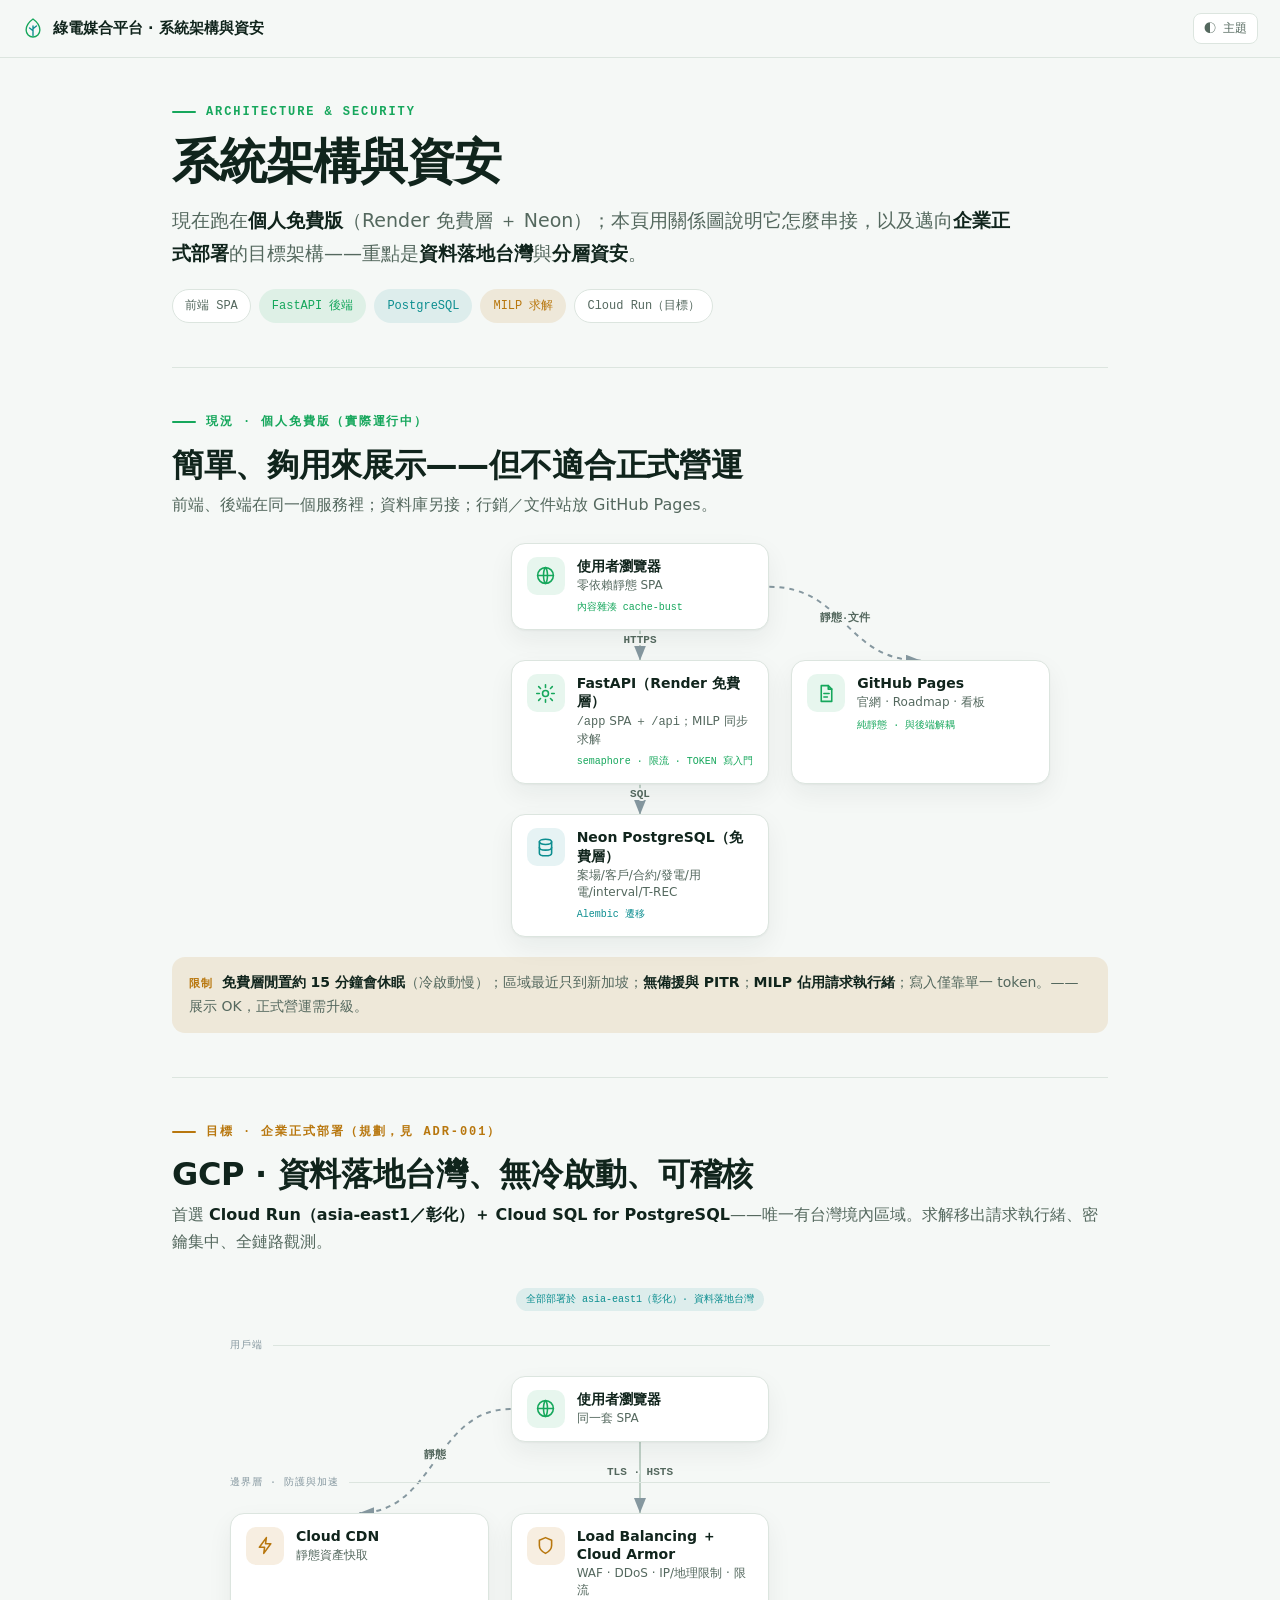
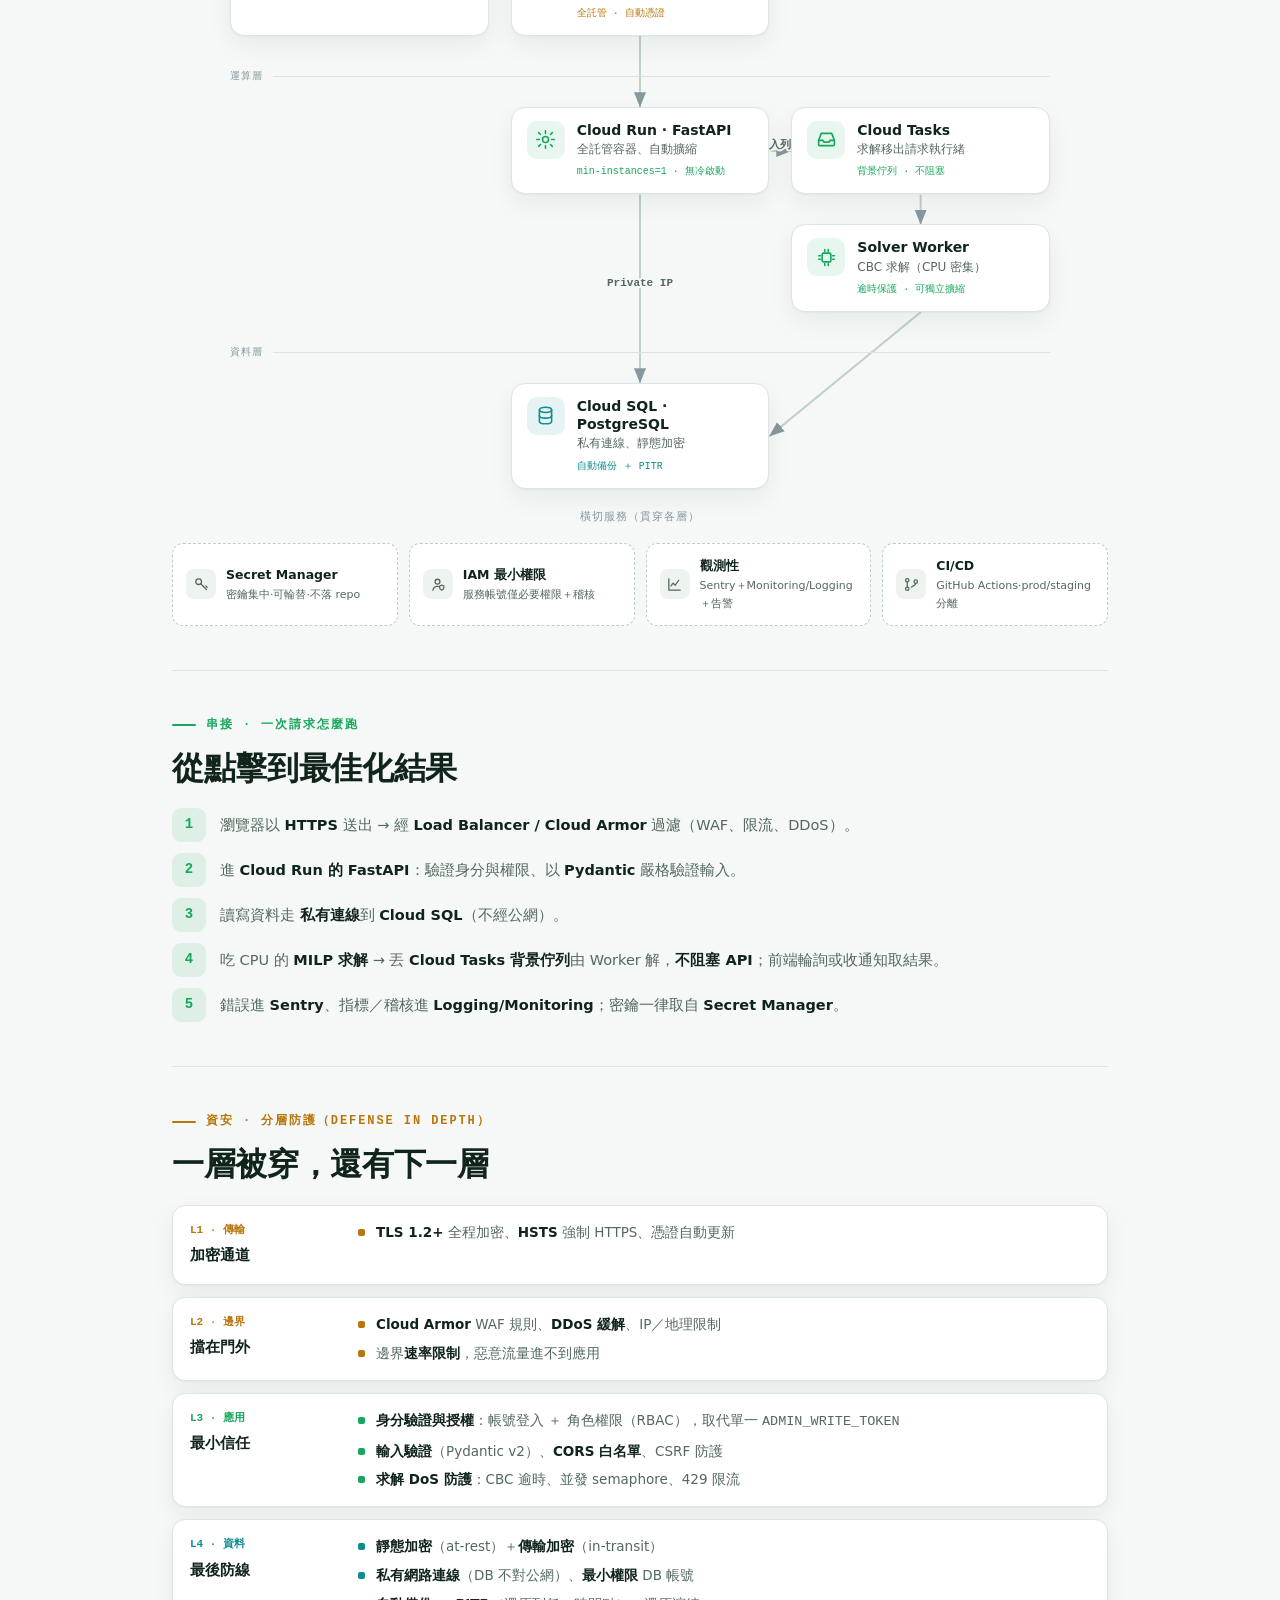
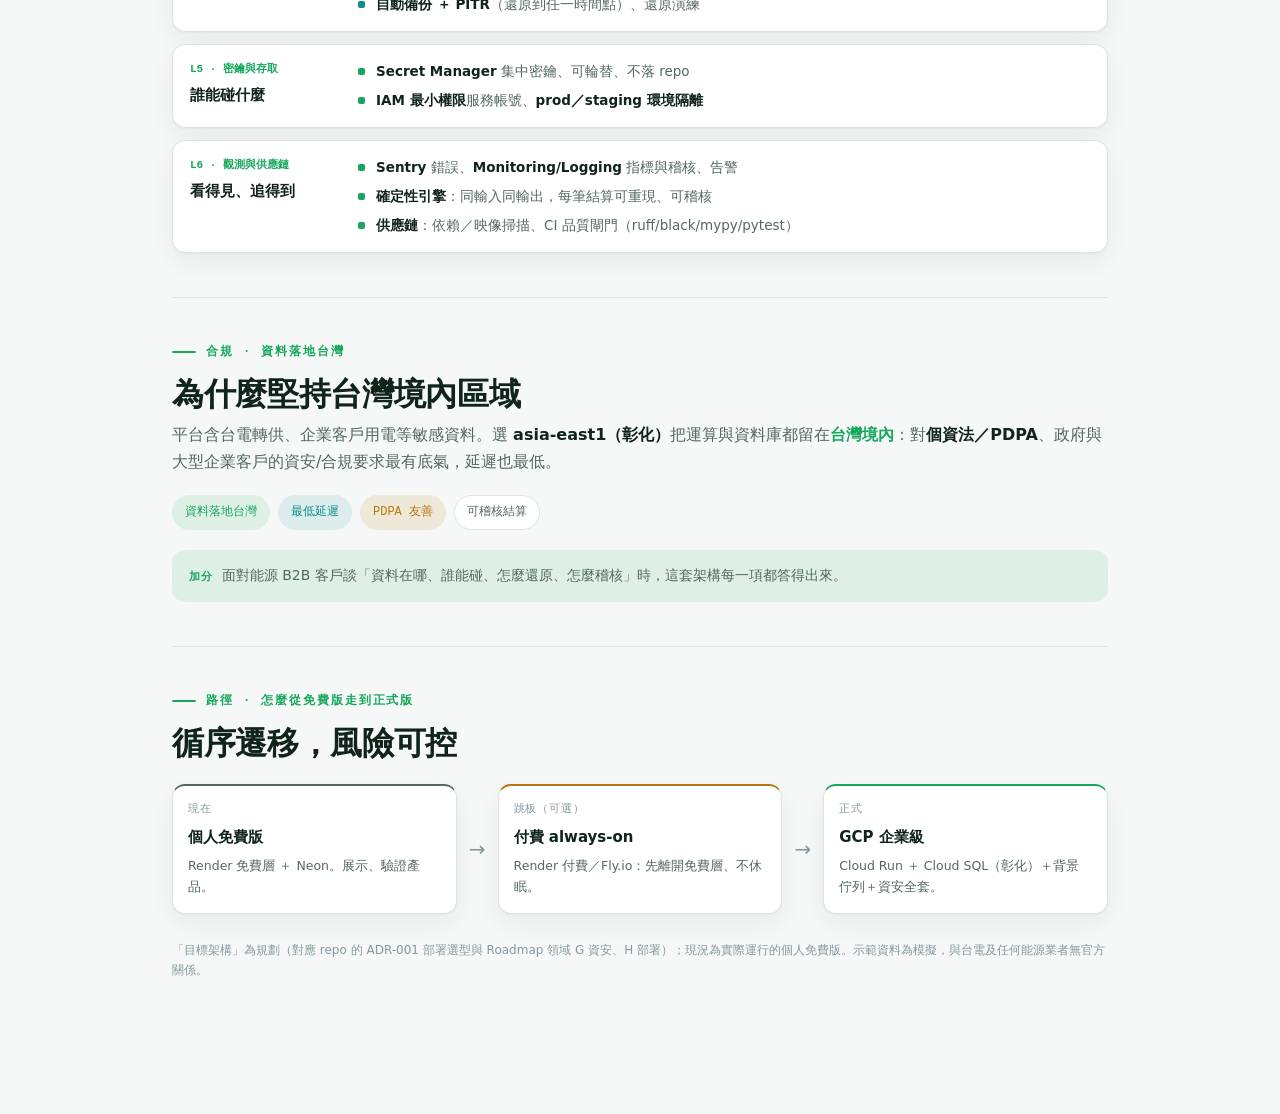
<file: docs/architecture.html>
<!DOCTYPE html>
<html lang="zh-Hant">
<head>
<meta charset="utf-8">
<meta name="viewport" content="width=device-width, initial-scale=1">
<title>系統架構與資安 · 綠電媒合平台</title>
<style>
  :root{
    --bg:#F5F8F6; --surface:#FFFFFF; --surface2:#EEF3EF; --ink:#10241C; --muted:#54685E; --faint:#8698A0;
    --line:#DCE5DF; --line2:#BFD0C6;
    --flow:#16A75C; --flow-soft:rgba(22,167,92,.10); --demand:#0C8E90; --demand-soft:rgba(12,142,144,.10);
    --amber:#B8770E; --amber-soft:rgba(184,119,14,.12); --red:#C4483F;
    --mono:"SF Mono","JetBrains Mono",ui-monospace,Menlo,Consolas,monospace;
    --sans:-apple-system,BlinkMacSystemFont,"Segoe UI","PingFang TC","Noto Sans TC","Microsoft JhengHei",system-ui,sans-serif;
    --shadow:0 1px 2px rgba(16,36,28,.04),0 10px 26px rgba(16,36,28,.06);
  }
  :root[data-theme="dark"]{
    --bg:#0A1310; --surface:#12211C; --surface2:#0E1A16; --ink:#E9F1EC; --muted:#93AC9F; --faint:#5E7268;
    --line:#21362E; --line2:#33503F;
    --flow:#34D07F; --flow-soft:rgba(52,208,127,.13); --demand:#2BC4BC; --demand-soft:rgba(43,196,188,.12);
    --amber:#F0A63C; --amber-soft:rgba(240,166,60,.13); --red:#E0685E;
    --shadow:0 1px 2px rgba(0,0,0,.3),0 16px 40px rgba(0,0,0,.4);
  }
  *{box-sizing:border-box}
  body{margin:0;background:var(--bg);color:var(--ink);font-family:var(--sans);line-height:1.7;-webkit-font-smoothing:antialiased;
    background-image:radial-gradient(1000px 500px at 88% -12%,var(--flow-soft),transparent 60%),radial-gradient(800px 460px at 4% 108%,var(--demand-soft),transparent 62%);}
  .bar{position:sticky;top:0;z-index:20;display:flex;align-items:center;justify-content:space-between;gap:12px;padding:13px 22px;background:color-mix(in srgb,var(--bg) 86%,transparent);backdrop-filter:blur(8px);border-bottom:1px solid var(--line)}
  .bar .b{display:flex;align-items:center;gap:9px;font-weight:700;font-size:14.5px}
  .bar .b svg{width:22px;height:22px}
  .bar button{font-family:var(--mono);font-size:12px;color:var(--muted);background:var(--surface);border:1px solid var(--line);border-radius:8px;padding:6px 10px;cursor:pointer}
  .bar button:hover{color:var(--ink);border-color:var(--line2)}
  main{max-width:980px;margin:0 auto;padding:0 22px 80px}
  section{padding:44px 0;border-top:1px solid var(--line)}
  section:first-of-type{border-top:0}
  .eyebrow{font-family:var(--mono);font-size:12px;letter-spacing:.16em;text-transform:uppercase;color:var(--flow);font-weight:700;display:flex;align-items:center;gap:10px;margin-bottom:14px}
  .eyebrow::before{content:"";width:24px;height:2px;background:var(--flow);border-radius:2px}
  .eyebrow.amber{color:var(--amber)}.eyebrow.amber::before{background:var(--amber)}
  h1{font-size:clamp(30px,5vw,48px);line-height:1.08;letter-spacing:-.02em;font-weight:830;margin:0 0 16px;text-wrap:balance}
  h2{font-size:clamp(22px,3.2vw,32px);line-height:1.15;letter-spacing:-.01em;font-weight:800;margin:0 0 8px}
  .lead{font-size:clamp(16px,1.9vw,19px);color:var(--muted);max-width:70ch;margin:0}
  .lead b{color:var(--ink)}
  p{color:var(--muted)} p b{color:var(--ink)}
  .hi{color:var(--flow);font-weight:700}
  .chips{display:flex;flex-wrap:wrap;gap:8px;margin-top:20px}
  .chip{font-family:var(--mono);font-size:12px;color:var(--muted);background:var(--surface);border:1px solid var(--line);border-radius:20px;padding:6px 12px}
  .chip.g{color:var(--flow);background:var(--flow-soft);border-color:transparent}
  .chip.a{color:var(--amber);background:var(--amber-soft);border-color:transparent}
  .chip.d{color:var(--demand);background:var(--demand-soft);border-color:transparent}

  /* relationship diagram */
  .diagram{position:relative;margin:24px auto 0;max-width:820px}
  .edges{position:absolute;inset:0;width:100%;height:100%;pointer-events:none;z-index:0;overflow:visible}
  .edges .edge{fill:none;stroke:var(--line2);stroke-width:2}
  .edges .edge.dash{stroke-dasharray:5 5;stroke:var(--faint)}
  .edges marker path{fill:var(--faint)}
  .edges .elab{fill:var(--muted);font:600 11px var(--mono);text-anchor:middle;paint-order:stroke;stroke:var(--bg);stroke-width:4px;stroke-linejoin:round}
  .dnodes{display:grid;grid-template-columns:1fr 1fr 1fr;gap:30px 22px;position:relative;z-index:1}
  .dnode{display:flex;gap:12px;align-items:flex-start;background:var(--surface);border:1px solid var(--line);border-radius:14px;padding:13px 15px;box-shadow:var(--shadow)}
  .dnode .dicon{flex:none;width:38px;height:38px;border-radius:10px;display:grid;place-items:center;background:var(--flow-soft);color:var(--flow)}
  .dnode .dicon svg{width:21px;height:21px}
  .dnode.edge .dicon{background:var(--amber-soft);color:var(--amber)}
  .dnode.data .dicon{background:var(--demand-soft);color:var(--demand)}
  .dnode .dname{font-weight:750;font-size:14px;color:var(--ink);line-height:1.3}
  .dnode .dsub{font-size:12px;color:var(--muted);margin-top:2px;line-height:1.45}
  .dnode .dtag{font-family:var(--mono);font-size:10px;color:var(--flow);margin-top:5px}
  .dnode.edge .dtag{color:var(--amber)} .dnode.data .dtag{color:var(--demand)}
  .zone{grid-column:1 / -1;display:flex;align-items:center;gap:10px;margin:2px 0 -8px}
  .zone span{font-family:var(--mono);font-size:10px;letter-spacing:.1em;text-transform:uppercase;color:var(--faint)}
  .zone::after{content:"";flex:1;height:1px;background:var(--line)}
  .region-tag{display:inline-block;font-family:var(--mono);font-size:10px;color:var(--demand);background:var(--demand-soft);border-radius:20px;padding:3px 10px;margin:16px auto 0;text-align:center}
  .regwrap{text-align:center}
  .xcut{display:grid;grid-template-columns:repeat(4,1fr);gap:11px;margin-top:16px}
  .xc{display:flex;gap:10px;align-items:center;background:var(--surface);border:1px dashed var(--line2);border-radius:11px;padding:11px 13px}
  .xc .xi{flex:none;width:30px;height:30px;border-radius:8px;display:grid;place-items:center;background:var(--surface2);color:var(--muted)}
  .xc .xi svg{width:17px;height:17px}
  .xc .xt{font-weight:700;font-size:12.5px;color:var(--ink)}
  .xc .xs{font-size:11px;color:var(--muted);margin-top:1px}
  .xcap{font-family:var(--mono);font-size:10.5px;letter-spacing:.1em;text-transform:uppercase;color:var(--faint);text-align:center;margin:20px 0 0}

  .note{margin-top:20px;border-radius:13px;padding:14px 17px;font-size:14px;line-height:1.7}
  .note .lb{font-family:var(--mono);font-size:10.5px;letter-spacing:.08em;text-transform:uppercase;font-weight:700;margin-right:9px}
  .note.warn{background:var(--amber-soft);color:var(--muted)} .note.warn .lb{color:var(--amber)} .note.warn b{color:var(--ink)}
  .note.good{background:var(--flow-soft);color:var(--muted)} .note.good .lb{color:var(--flow)} .note.good b{color:var(--ink)}

  .layers{display:grid;gap:12px;margin-top:22px}
  .layer{display:grid;grid-template-columns:150px 1fr;gap:16px;background:var(--surface);border:1px solid var(--line);border-radius:13px;padding:15px 17px;box-shadow:var(--shadow);align-items:start}
  .layer .lh{display:flex;flex-direction:column;gap:4px}
  .layer .ln{font-family:var(--mono);font-size:11px;color:var(--flow);font-weight:700}
  .layer .lt{font-weight:750;font-size:15px;color:var(--ink)}
  .layer ul{margin:0;padding:0;list-style:none;display:grid;gap:6px}
  .layer li{position:relative;padding-left:20px;font-size:13.5px;color:var(--muted)}
  .layer li::before{content:"";position:absolute;left:2px;top:8px;width:7px;height:7px;border-radius:2px;background:var(--flow)}
  .layer li b{color:var(--ink)}
  .layer.edge .ln{color:var(--amber)} .layer.edge li::before{background:var(--amber)}
  .layer.data .ln{color:var(--demand)} .layer.data li::before{background:var(--demand)}

  .steps{display:grid;gap:11px;margin-top:22px}
  .step{display:grid;grid-template-columns:34px 1fr;gap:14px;align-items:start}
  .step .sn{font-family:var(--mono);font-weight:700;color:var(--flow);background:var(--flow-soft);border-radius:9px;width:34px;height:34px;display:grid;place-items:center;font-size:14px}
  .step .st{font-size:14.5px;color:var(--muted);padding-top:5px} .step .st b{color:var(--ink)}

  .mig{display:grid;grid-template-columns:1fr auto 1fr auto 1fr;gap:12px;align-items:stretch;margin-top:22px}
  .mig .m{background:var(--surface);border:1px solid var(--line);border-radius:13px;padding:15px;box-shadow:var(--shadow)}
  .mig .m .mk{font-family:var(--mono);font-size:10.5px;letter-spacing:.08em;text-transform:uppercase;color:var(--faint);margin-bottom:6px}
  .mig .m.now{border-top:2px solid var(--muted)} .mig .m.mid{border-top:2px solid var(--amber)} .mig .m.tgt{border-top:2px solid var(--flow)}
  .mig .m h3{margin:0 0 5px;font-size:15px}
  .mig .m p{margin:0;font-size:12.5px}
  .mig .ar{display:grid;place-items:center;color:var(--faint);font-size:20px}
  .disc{margin-top:26px;font-size:12px;color:var(--faint)}

  @media (max-width:760px){
    .dnodes{grid-template-columns:1fr;gap:18px} .dnodes .dnode{grid-column:1 !important}
    .xcut{grid-template-columns:1fr 1fr} .layer{grid-template-columns:1fr;gap:9px}
    .mig{grid-template-columns:1fr} .mig .ar{transform:rotate(90deg)}
  }
</style>
</head>
<body>
<div class="bar">
  <div class="b"><svg viewBox="0 0 32 32" fill="none"><path d="M16 3C9 8 6 13 6 19a10 10 0 0 0 20 0c0-6-3-11-10-16Z" stroke="var(--flow)" stroke-width="2" stroke-linejoin="round"/><path d="M16 27V13M16 17l5-4M16 20l-5-4" stroke="var(--demand)" stroke-width="2" stroke-linecap="round" stroke-linejoin="round"/></svg>綠電媒合平台 · 系統架構與資安</div>
  <button id="theme">◐ 主題</button>
</div>

<main>
  <section>
    <div class="eyebrow">Architecture &amp; Security</div>
    <h1>系統架構與資安</h1>
    <p class="lead">現在跑在<b>個人免費版</b>（Render 免費層 ＋ Neon）；本頁用關係圖說明它怎麼串接，以及邁向<b>企業正式部署</b>的目標架構——重點是<b class="hi">資料落地台灣</b>與<b class="hi">分層資安</b>。</p>
    <div class="chips"><span class="chip">前端 SPA</span><span class="chip g">FastAPI 後端</span><span class="chip d">PostgreSQL</span><span class="chip a">MILP 求解</span><span class="chip">Cloud Run（目標）</span></div>
  </section>

  <!-- 現況 -->
  <section>
    <div class="eyebrow">現況 · 個人免費版（實際運行中）</div>
    <h2>簡單、夠用來展示——但不適合正式營運</h2>
    <p style="margin-top:8px">前端、後端在同一個服務裡；資料庫另接；行銷／文件站放 GitHub Pages。</p>
    <div class="diagram" id="dgNow" data-edges='[
      {"a":"browser","as":"bottom","b":"fastapi","bs":"top","label":"HTTPS"},
      {"a":"browser","as":"right","b":"pages","bs":"top","label":"靜態·文件","dash":true},
      {"a":"fastapi","as":"bottom","b":"pg","bs":"top","label":"SQL"}
    ]'>
      <svg class="edges"></svg>
      <div class="dnodes">
        <div class="dnode" data-id="browser" data-icon="globe" style="grid-column:2;grid-row:1"><div><div class="dname">使用者瀏覽器</div><div class="dsub">零依賴靜態 SPA</div><div class="dtag">內容雜湊 cache-bust</div></div></div>
        <div class="dnode" data-id="fastapi" data-icon="gear" style="grid-column:2;grid-row:2"><div><div class="dname">FastAPI（Render 免費層）</div><div class="dsub"><code>/app</code> SPA ＋ <code>/api</code>；MILP 同步求解</div><div class="dtag">semaphore · 限流 · TOKEN 寫入門</div></div></div>
        <div class="dnode" data-id="pages" data-icon="doc" style="grid-column:3;grid-row:2"><div><div class="dname">GitHub Pages</div><div class="dsub">官網 · Roadmap · 看板</div><div class="dtag">純靜態 · 與後端解耦</div></div></div>
        <div class="dnode data" data-id="pg" data-icon="db" style="grid-column:2;grid-row:3"><div><div class="dname">Neon PostgreSQL（免費層）</div><div class="dsub">案場/客戶/合約/發電/用電/interval/T-REC</div><div class="dtag">Alembic 遷移</div></div></div>
      </div>
    </div>
    <div class="note warn"><span class="lb">限制</span><b>免費層閒置約 15 分鐘會休眠</b>（冷啟動慢）；區域最近只到新加坡；<b>無備援與 PITR</b>；<b>MILP 佔用請求執行緒</b>；寫入僅靠單一 token。—— 展示 OK，正式營運需升級。</div>
  </section>

  <!-- 目標架構 -->
  <section>
    <div class="eyebrow amber">目標 · 企業正式部署（規劃，見 ADR-001）</div>
    <h2>GCP · 資料落地台灣、無冷啟動、可稽核</h2>
    <p style="margin-top:8px">首選 <b>Cloud Run（asia-east1／彰化）＋ Cloud SQL for PostgreSQL</b>——唯一有台灣境內區域。求解移出請求執行緒、密鑰集中、全鏈路觀測。</p>
    <div class="regwrap"><span class="region-tag">全部部署於 asia-east1（彰化）· 資料落地台灣</span></div>
    <div class="diagram" id="dgGcp" data-edges='[
      {"a":"user","as":"bottom","b":"armor","bs":"top","label":"TLS · HSTS"},
      {"a":"user","as":"left","b":"cdn","bs":"top","label":"靜態","dash":true},
      {"a":"armor","as":"bottom","b":"run","bs":"top"},
      {"a":"run","as":"right","b":"tasks","bs":"left","label":"入列"},
      {"a":"tasks","as":"bottom","b":"worker","bs":"top"},
      {"a":"run","as":"bottom","b":"sql","bs":"top","label":"Private IP"},
      {"a":"worker","as":"bottom","b":"sql","bs":"right"}
    ]'>
      <svg class="edges"></svg>
      <div class="dnodes">
        <div class="zone" style="grid-column:1 / -1;grid-row:1"><span>用戶端</span></div>
        <div class="dnode" data-id="user" data-icon="globe" style="grid-column:2;grid-row:2"><div><div class="dname">使用者瀏覽器</div><div class="dsub">同一套 SPA</div></div></div>
        <div class="zone" style="grid-column:1 / -1;grid-row:3"><span>邊界層 · 防護與加速</span></div>
        <div class="dnode edge" data-id="cdn" data-icon="bolt" style="grid-column:1;grid-row:4"><div><div class="dname">Cloud CDN</div><div class="dsub">靜態資產快取</div></div></div>
        <div class="dnode edge" data-id="armor" data-icon="shield" style="grid-column:2;grid-row:4"><div><div class="dname">Load Balancing ＋ Cloud Armor</div><div class="dsub">WAF · DDoS · IP/地理限制 · 限流</div><div class="dtag">全託管 · 自動憑證</div></div></div>
        <div class="zone" style="grid-column:1 / -1;grid-row:5"><span>運算層</span></div>
        <div class="dnode" data-id="run" data-icon="gear" style="grid-column:2;grid-row:6"><div><div class="dname">Cloud Run · FastAPI</div><div class="dsub">全託管容器、自動擴縮</div><div class="dtag">min-instances=1 · 無冷啟動</div></div></div>
        <div class="dnode" data-id="tasks" data-icon="queue" style="grid-column:3;grid-row:6"><div><div class="dname">Cloud Tasks</div><div class="dsub">求解移出請求執行緒</div><div class="dtag">背景佇列 · 不阻塞</div></div></div>
        <div class="dnode" data-id="worker" data-icon="cpu" style="grid-column:3;grid-row:7"><div><div class="dname">Solver Worker</div><div class="dsub">CBC 求解（CPU 密集）</div><div class="dtag">逾時保護 · 可獨立擴縮</div></div></div>
        <div class="zone" style="grid-column:1 / -1;grid-row:8"><span>資料層</span></div>
        <div class="dnode data" data-id="sql" data-icon="db" style="grid-column:2;grid-row:9"><div><div class="dname">Cloud SQL · PostgreSQL</div><div class="dsub">私有連線、靜態加密</div><div class="dtag">自動備份 ＋ PITR</div></div></div>
      </div>
    </div>
    <p class="xcap">橫切服務（貫穿各層）</p>
    <div class="xcut">
      <div class="xc"><span class="xi" data-icon="key"></span><div><div class="xt">Secret Manager</div><div class="xs">密鑰集中·可輪替·不落 repo</div></div></div>
      <div class="xc"><span class="xi" data-icon="user"></span><div><div class="xt">IAM 最小權限</div><div class="xs">服務帳號僅必要權限＋稽核</div></div></div>
      <div class="xc"><span class="xi" data-icon="chart"></span><div><div class="xt">觀測性</div><div class="xs">Sentry＋Monitoring/Logging＋告警</div></div></div>
      <div class="xc"><span class="xi" data-icon="branch"></span><div><div class="xt">CI/CD</div><div class="xs">GitHub Actions·prod/staging 分離</div></div></div>
    </div>
  </section>

  <!-- 資料流 -->
  <section>
    <div class="eyebrow">串接 · 一次請求怎麼跑</div>
    <h2>從點擊到最佳化結果</h2>
    <div class="steps">
      <div class="step"><div class="sn">1</div><div class="st">瀏覽器以 <b>HTTPS</b> 送出 → 經 <b>Load Balancer / Cloud Armor</b> 過濾（WAF、限流、DDoS）。</div></div>
      <div class="step"><div class="sn">2</div><div class="st">進 <b>Cloud Run 的 FastAPI</b>：驗證身分與權限、以 <b>Pydantic</b> 嚴格驗證輸入。</div></div>
      <div class="step"><div class="sn">3</div><div class="st">讀寫資料走 <b>私有連線</b>到 <b>Cloud SQL</b>（不經公網）。</div></div>
      <div class="step"><div class="sn">4</div><div class="st">吃 CPU 的 <b>MILP 求解</b> → 丟 <b>Cloud Tasks 背景佇列</b>由 Worker 解，<b>不阻塞 API</b>；前端輪詢或收通知取結果。</div></div>
      <div class="step"><div class="sn">5</div><div class="st">錯誤進 <b>Sentry</b>、指標／稽核進 <b>Logging/Monitoring</b>；密鑰一律取自 <b>Secret Manager</b>。</div></div>
    </div>
  </section>

  <!-- 資安分層 -->
  <section>
    <div class="eyebrow amber">資安 · 分層防護（Defense in Depth）</div>
    <h2>一層被穿，還有下一層</h2>
    <div class="layers">
      <div class="layer edge"><div class="lh"><span class="ln">L1 · 傳輸</span><span class="lt">加密通道</span></div><ul>
        <li><b>TLS 1.2+</b> 全程加密、<b>HSTS</b> 強制 HTTPS、憑證自動更新</li></ul></div>
      <div class="layer edge"><div class="lh"><span class="ln">L2 · 邊界</span><span class="lt">擋在門外</span></div><ul>
        <li><b>Cloud Armor</b> WAF 規則、<b>DDoS 緩解</b>、IP／地理限制</li>
        <li>邊界<b>速率限制</b>，惡意流量進不到應用</li></ul></div>
      <div class="layer"><div class="lh"><span class="ln">L3 · 應用</span><span class="lt">最小信任</span></div><ul>
        <li><b>身分驗證與授權</b>：帳號登入 ＋ 角色權限（RBAC），取代單一 <code>ADMIN_WRITE_TOKEN</code></li>
        <li><b>輸入驗證</b>（Pydantic v2）、<b>CORS 白名單</b>、CSRF 防護</li>
        <li><b>求解 DoS 防護</b>：CBC 逾時、並發 semaphore、429 限流</li></ul></div>
      <div class="layer data"><div class="lh"><span class="ln">L4 · 資料</span><span class="lt">最後防線</span></div><ul>
        <li><b>靜態加密</b>（at-rest）＋<b>傳輸加密</b>（in-transit）</li>
        <li><b>私有網路連線</b>（DB 不對公網）、<b>最小權限</b> DB 帳號</li>
        <li><b>自動備份 ＋ PITR</b>（還原到任一時間點）、還原演練</li></ul></div>
      <div class="layer"><div class="lh"><span class="ln">L5 · 密鑰與存取</span><span class="lt">誰能碰什麼</span></div><ul>
        <li><b>Secret Manager</b> 集中密鑰、可輪替、不落 repo</li>
        <li><b>IAM 最小權限</b>服務帳號、<b>prod／staging 環境隔離</b></li></ul></div>
      <div class="layer"><div class="lh"><span class="ln">L6 · 觀測與供應鏈</span><span class="lt">看得見、追得到</span></div><ul>
        <li><b>Sentry</b> 錯誤、<b>Monitoring/Logging</b> 指標與稽核、告警</li>
        <li><b>確定性引擎</b>：同輸入同輸出，每筆結算可重現、可稽核</li>
        <li><b>供應鏈</b>：依賴／映像掃描、CI 品質閘門（ruff/black/mypy/pytest）</li></ul></div>
    </div>
  </section>

  <!-- 合規 -->
  <section>
    <div class="eyebrow">合規 · 資料落地台灣</div>
    <h2>為什麼堅持台灣境內區域</h2>
    <p style="margin-top:8px">平台含台電轉供、企業客戶用電等敏感資料。選 <b>asia-east1（彰化）</b>把運算與資料庫都留在<b class="hi">台灣境內</b>：對<b>個資法／PDPA</b>、政府與大型企業客戶的資安/合規要求最有底氣，延遲也最低。</p>
    <div class="chips"><span class="chip g">資料落地台灣</span><span class="chip d">最低延遲</span><span class="chip a">PDPA 友善</span><span class="chip">可稽核結算</span></div>
    <div class="note good"><span class="lb">加分</span>面對能源 B2B 客戶談「資料在哪、誰能碰、怎麼還原、怎麼稽核」時，這套架構每一項都答得出來。</div>
  </section>

  <!-- 遷移路徑 -->
  <section>
    <div class="eyebrow">路徑 · 怎麼從免費版走到正式版</div>
    <h2>循序遷移，風險可控</h2>
    <div class="mig">
      <div class="m now"><div class="mk">現在</div><h3>個人免費版</h3><p>Render 免費層 ＋ Neon。展示、驗證產品。</p></div>
      <div class="ar">→</div>
      <div class="m mid"><div class="mk">跳板（可選）</div><h3>付費 always-on</h3><p>Render 付費／Fly.io：先離開免費層、不休眠。</p></div>
      <div class="ar">→</div>
      <div class="m tgt"><div class="mk">正式</div><h3>GCP 企業級</h3><p>Cloud Run ＋ Cloud SQL（彰化）＋背景佇列＋資安全套。</p></div>
    </div>
    <p class="disc">「目標架構」為規劃（對應 repo 的 ADR-001 部署選型與 Roadmap 領域 G 資安、H 部署）；現況為實際運行的個人免費版。示範資料為模擬，與台電及任何能源業者無官方關係。</p>
  </section>
</main>

<script>
(function(){
  var root=document.documentElement;
  document.getElementById("theme").addEventListener("click",function(){
    var t=root.getAttribute("data-theme"); if(!t) t=matchMedia("(prefers-color-scheme:dark)").matches?"dark":"light";
    root.setAttribute("data-theme",t==="dark"?"light":"dark");
  });

  var ICON={
    globe:'<circle cx="12" cy="12" r="9"/><path d="M3 12h18M12 3c3 3 3 15 0 18M12 3c-3 3-3 15 0 18"/>',
    gear:'<circle cx="12" cy="12" r="3.4"/><path d="M12 2v3M12 19v3M4.2 4.2l2.1 2.1M17.7 17.7l2.1 2.1M2 12h3M19 12h3M4.2 19.8l2.1-2.1M17.7 6.3l2.1-2.1"/>',
    shield:'<path d="M12 3l7 3v6c0 4-3 7-7 9-4-2-7-5-7-9V6z"/>',
    bolt:'<path d="M13 3L5 14h6l-1 7 8-11h-6z"/>',
    queue:'<path d="M3 13l3-8h12l3 8v5a1 1 0 0 1-1 1H4a1 1 0 0 1-1-1z"/><path d="M3 13h5l1 2h6l1-2h5"/>',
    cpu:'<rect x="7" y="7" width="10" height="10" rx="1.6"/><path d="M10 3v2M14 3v2M10 19v2M14 19v2M3 10h2M3 14h2M19 10h2M19 14h2"/>',
    db:'<ellipse cx="12" cy="5.5" rx="7" ry="3"/><path d="M5 5.5v13c0 1.7 3.1 3 7 3s7-1.3 7-3v-13"/><path d="M5 12c0 1.7 3.1 3 7 3s7-1.3 7-3"/>',
    doc:'<path d="M6 3h8l4 4v14H6z"/><path d="M14 3v4h4M9 12h6M9 16h4"/>',
    key:'<circle cx="8" cy="8" r="4"/><path d="M11 11l8 8M16 16l2 2M18 14l2 2"/>',
    user:'<circle cx="12" cy="8" r="3.4"/><path d="M5.5 20c.6-3.3 3.3-5.5 6.5-5.5 1 0 2 .2 2.8.6"/><path d="M18 13l3 1.1v2.2c0 1.8-1.3 3-3 3.7-1.7-.7-3-1.9-3-3.7v-2.2z"/>',
    chart:'<path d="M4 4v16h16"/><path d="M7 14l3-4 3 3 5-7"/>',
    branch:'<circle cx="6" cy="6" r="2.4"/><circle cx="6" cy="18" r="2.4"/><circle cx="18" cy="8" r="2.4"/><path d="M6 8.4v7.2M18 10.4c0 3.4-4 3-6 5.2"/>'
  };
  function svgIcon(name){return '<svg viewBox="0 0 24 24" fill="none" stroke="currentColor" stroke-width="1.8" stroke-linejoin="round" stroke-linecap="round">'+(ICON[name]||'')+'</svg>';}
  document.querySelectorAll("[data-icon]").forEach(function(el){
    var box=el.classList.contains("dnode")?el.querySelector(".dicon"):el;
    if(el.classList.contains("dnode")){ if(!box){box=document.createElement("span");box.className="dicon";el.insertBefore(box,el.firstChild);} }
    box.innerHTML=svgIcon(el.getAttribute("data-icon"));
  });
  // add .dicon holder for dnodes (icon lives in span before text)
  document.querySelectorAll(".dnode").forEach(function(nd){
    if(!nd.querySelector(".dicon")){var s=document.createElement("span");s.className="dicon";s.innerHTML=svgIcon(nd.getAttribute("data-icon"));nd.insertBefore(s,nd.firstChild);}
  });

  function anchor(el, side, box){
    var r=el.getBoundingClientRect();
    var x=r.left-box.left, y=r.top-box.top, cx=x+r.width/2, cy=y+r.height/2;
    if(side==="top")return[cx,y]; if(side==="bottom")return[cx,y+r.height];
    if(side==="left")return[x,cy]; if(side==="right")return[x+r.width,cy];
    return[cx,cy];
  }
  function draw(container){
    var svg=container.querySelector(".edges");
    var box=container.getBoundingClientRect();
    var edges=JSON.parse(container.getAttribute("data-edges"));
    var mk=container.id+"-arw", out='<defs><marker id="'+mk+'" markerWidth="9" markerHeight="9" refX="7.5" refY="3" orient="auto"><path d="M0 0 L7.5 3 L0 6 z"/></marker></defs>';
    edges.forEach(function(e){
      var a=container.querySelector('[data-id="'+e.a+'"]'), b=container.querySelector('[data-id="'+e.b+'"]');
      if(!a||!b)return;
      var p=anchor(a,e.as,box), q=anchor(b,e.bs,box), d;
      if((e.as==="bottom"&&e.bs==="top")){var my=(p[1]+q[1])/2;d="M"+p[0]+" "+p[1]+" C "+p[0]+" "+my+" "+q[0]+" "+my+" "+q[0]+" "+q[1];}
      else if(e.as==="right"||e.as==="left"){var mx=(p[0]+q[0])/2;d="M"+p[0]+" "+p[1]+" C "+mx+" "+p[1]+" "+mx+" "+q[1]+" "+q[0]+" "+q[1];}
      else {d="M"+p[0]+" "+p[1]+" L "+q[0]+" "+q[1];}
      out+='<path d="'+d+'" class="edge'+(e.dash?" dash":"")+'" marker-end="url(#'+mk+')"/>';
      if(e.label)out+='<text x="'+((p[0]+q[0])/2)+'" y="'+((p[1]+q[1])/2-3)+'" class="elab">'+e.label+'</text>';
    });
    svg.innerHTML=out;
  }
  function drawAll(){document.querySelectorAll(".diagram").forEach(draw);}
  drawAll();
  window.addEventListener("resize",drawAll);
  window.addEventListener("load",drawAll);
  setTimeout(drawAll,120); setTimeout(drawAll,400);
})();
</script>

</body>
</html>
</file>
